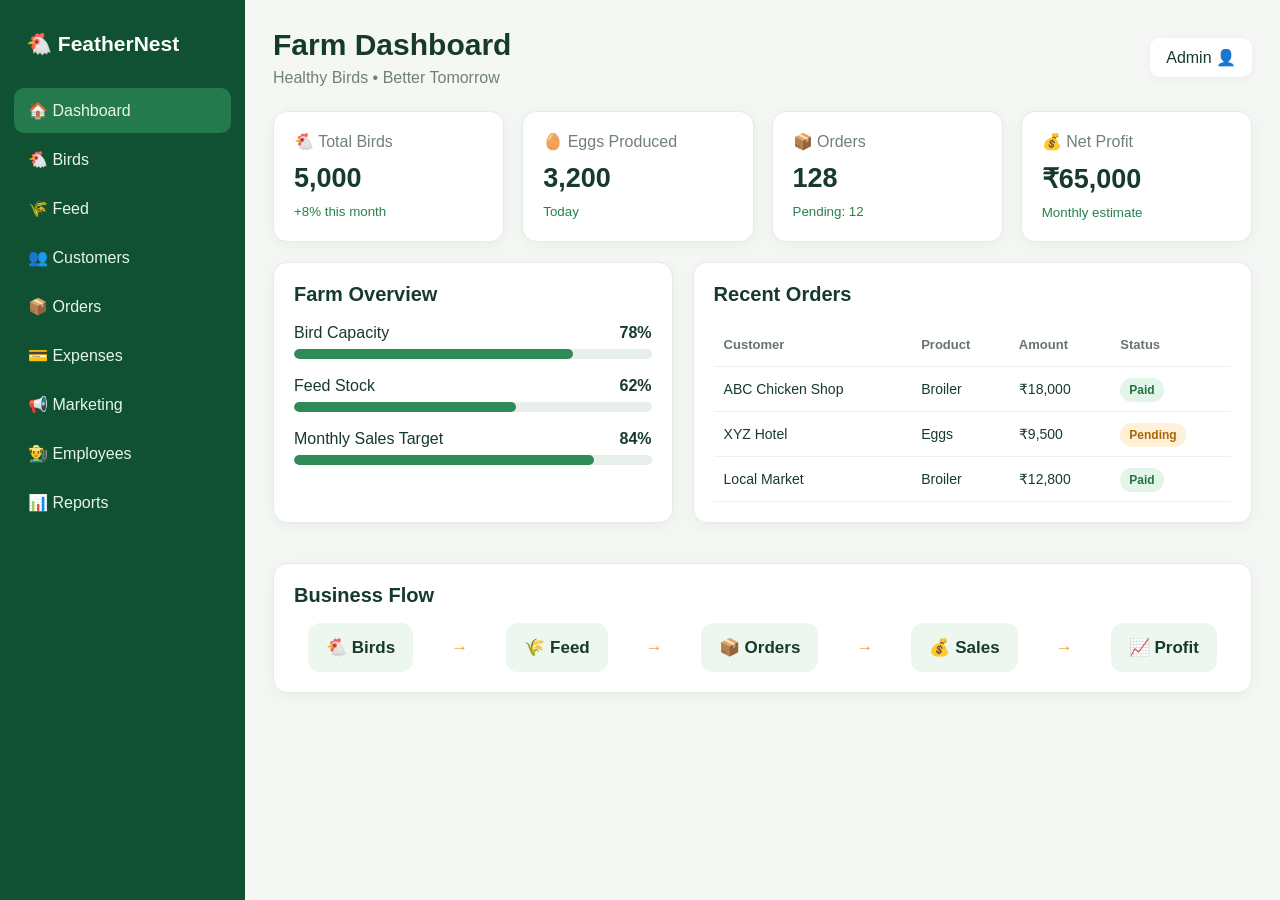
<file: index.html>
<!DOCTYPE html>
<html lang="en">
<head>
  <meta charset="UTF-8">
  <meta name="viewport" content="width=device-width, initial-scale=1.0">
  <title>FeatherNest | Poultry Farm Dashboard</title>
  <link rel="stylesheet" href="style.css">
</head>
<body>
  <aside class="sidebar">
    <div class="brand">🐔 <span>FeatherNest</span></div>
    <nav>
      <a class="active" href="index.html">🏠 Dashboard</a>
      <a href="birds.html">🐔 Birds</a>
      <a href="feed.html">🌾 Feed</a>
      <a href="customers.html">👥 Customers</a>
      <a href="orders.html">📦 Orders</a>
      <a href="expenses.html">💳 Expenses</a>
      <a href="marketing.html">📢 Marketing</a>
      <a href="employees.html">👨‍🌾 Employees</a>
      <a href="reports.html">📊 Reports</a>
    </nav>
  </aside>

  <main class="main">
    <header class="topbar">
      <div>
        <h1>Farm Dashboard</h1>
        <p>Healthy Birds • Better Tomorrow</p>
      </div>
      <div class="admin">Admin 👤</div>
    </header>

    <section class="cards">
      <div class="card"><span>🐔 Total Birds</span><strong>5,000</strong><small>+8% this month</small></div>
      <div class="card"><span>🥚 Eggs Produced</span><strong>3,200</strong><small>Today</small></div>
      <div class="card"><span>📦 Orders</span><strong>128</strong><small>Pending: 12</small></div>
      <div class="card"><span>💰 Net Profit</span><strong>₹65,000</strong><small>Monthly estimate</small></div>
    </section>

    <section class="grid-2">
      <div class="panel">
        <h2>Farm Overview</h2>
        <div class="progress-row"><span>Bird Capacity</span><b>78%</b></div>
        <div class="progress"><i style="width:78%"></i></div>
        <div class="progress-row"><span>Feed Stock</span><b>62%</b></div>
        <div class="progress"><i style="width:62%"></i></div>
        <div class="progress-row"><span>Monthly Sales Target</span><b>84%</b></div>
        <div class="progress"><i style="width:84%"></i></div>
      </div>

      <div class="panel">
        <h2>Recent Orders</h2>
        <table>
          <tr><th>Customer</th><th>Product</th><th>Amount</th><th>Status</th></tr>
          <tr><td>ABC Chicken Shop</td><td>Broiler</td><td>₹18,000</td><td><span class="badge success">Paid</span></td></tr>
          <tr><td>XYZ Hotel</td><td>Eggs</td><td>₹9,500</td><td><span class="badge warning">Pending</span></td></tr>
          <tr><td>Local Market</td><td>Broiler</td><td>₹12,800</td><td><span class="badge success">Paid</span></td></tr>
        </table>
      </div>
    </section>

    <section class="panel">
      <h2>Business Flow</h2>
      <div class="flow">
        <span>🐔 Birds</span><b>→</b><span>🌾 Feed</span><b>→</b><span>📦 Orders</span><b>→</b><span>💰 Sales</span><b>→</b><span>📈 Profit</span>
      </div>
    </section>
  </main>
</body>
</html>
</file>
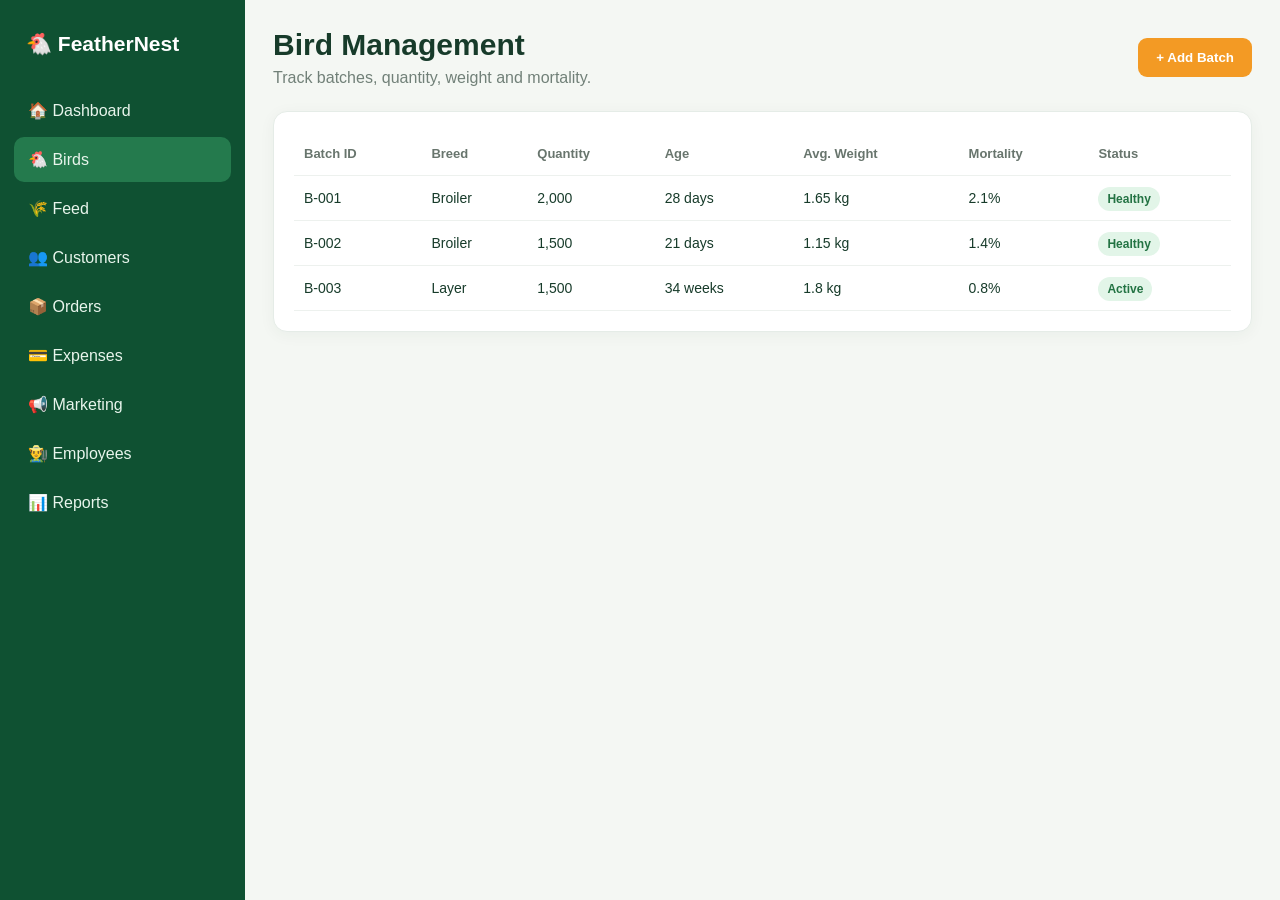
<file: birds.html>
<!DOCTYPE html>
<html lang="en"><head><meta charset="UTF-8"><meta name="viewport" content="width=device-width,initial-scale=1"><title>Bird Management</title><link rel="stylesheet" href="style.css"></head>
<body><aside class="sidebar"><div class="brand">🐔 <span>FeatherNest</span></div><nav>
<a href="index.html">🏠 Dashboard</a><a class="active" href="birds.html">🐔 Birds</a><a href="feed.html">🌾 Feed</a><a href="customers.html">👥 Customers</a><a href="orders.html">📦 Orders</a><a href="expenses.html">💳 Expenses</a><a href="marketing.html">📢 Marketing</a><a href="employees.html">👨‍🌾 Employees</a><a href="reports.html">📊 Reports</a></nav></aside>
<main class="main"><header class="topbar"><div><h1>Bird Management</h1><p>Track batches, quantity, weight and mortality.</p></div><button class="btn">+ Add Batch</button></header>
<section class="panel"><table><tr><th>Batch ID</th><th>Breed</th><th>Quantity</th><th>Age</th><th>Avg. Weight</th><th>Mortality</th><th>Status</th></tr>
<tr><td>B-001</td><td>Broiler</td><td>2,000</td><td>28 days</td><td>1.65 kg</td><td>2.1%</td><td><span class="badge success">Healthy</span></td></tr>
<tr><td>B-002</td><td>Broiler</td><td>1,500</td><td>21 days</td><td>1.15 kg</td><td>1.4%</td><td><span class="badge success">Healthy</span></td></tr>
<tr><td>B-003</td><td>Layer</td><td>1,500</td><td>34 weeks</td><td>1.8 kg</td><td>0.8%</td><td><span class="badge success">Active</span></td></tr>
</table></section></main></body></html>
</file>
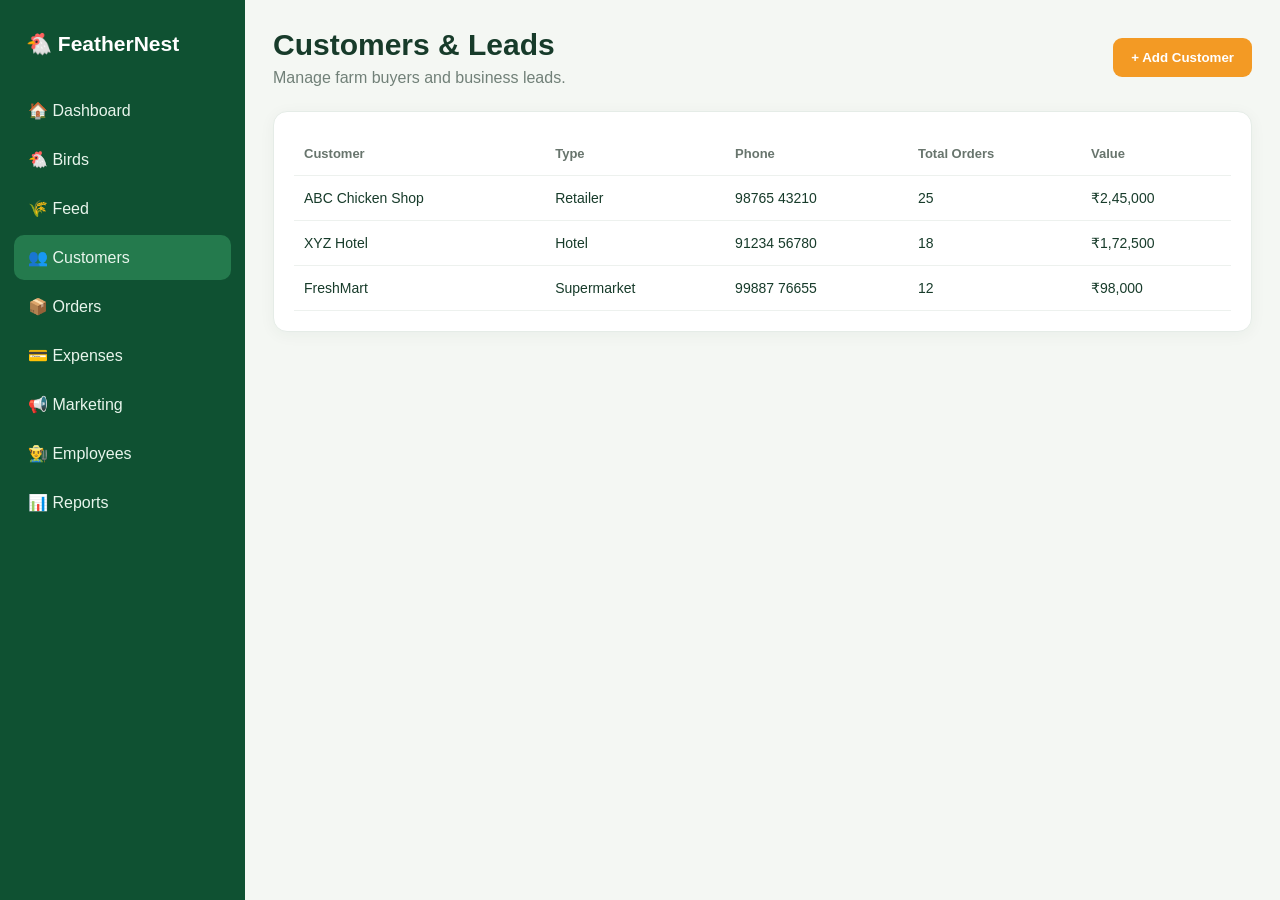
<file: customers.html>
<!DOCTYPE html>
<html lang="en"><head><meta charset="UTF-8"><meta name="viewport" content="width=device-width,initial-scale=1"><title>Customers</title><link rel="stylesheet" href="style.css"></head>
<body><aside class="sidebar"><div class="brand">🐔 <span>FeatherNest</span></div><nav><a href="index.html">🏠 Dashboard</a><a href="birds.html">🐔 Birds</a><a href="feed.html">🌾 Feed</a><a class="active" href="customers.html">👥 Customers</a><a href="orders.html">📦 Orders</a><a href="expenses.html">💳 Expenses</a><a href="marketing.html">📢 Marketing</a><a href="employees.html">👨‍🌾 Employees</a><a href="reports.html">📊 Reports</a></nav></aside>
<main class="main"><header class="topbar"><div><h1>Customers & Leads</h1><p>Manage farm buyers and business leads.</p></div><button class="btn">+ Add Customer</button></header>
<section class="panel"><table><tr><th>Customer</th><th>Type</th><th>Phone</th><th>Total Orders</th><th>Value</th></tr><tr><td>ABC Chicken Shop</td><td>Retailer</td><td>98765 43210</td><td>25</td><td>₹2,45,000</td></tr><tr><td>XYZ Hotel</td><td>Hotel</td><td>91234 56780</td><td>18</td><td>₹1,72,500</td></tr><tr><td>FreshMart</td><td>Supermarket</td><td>99887 76655</td><td>12</td><td>₹98,000</td></tr></table></section></main></body></html>
</file>
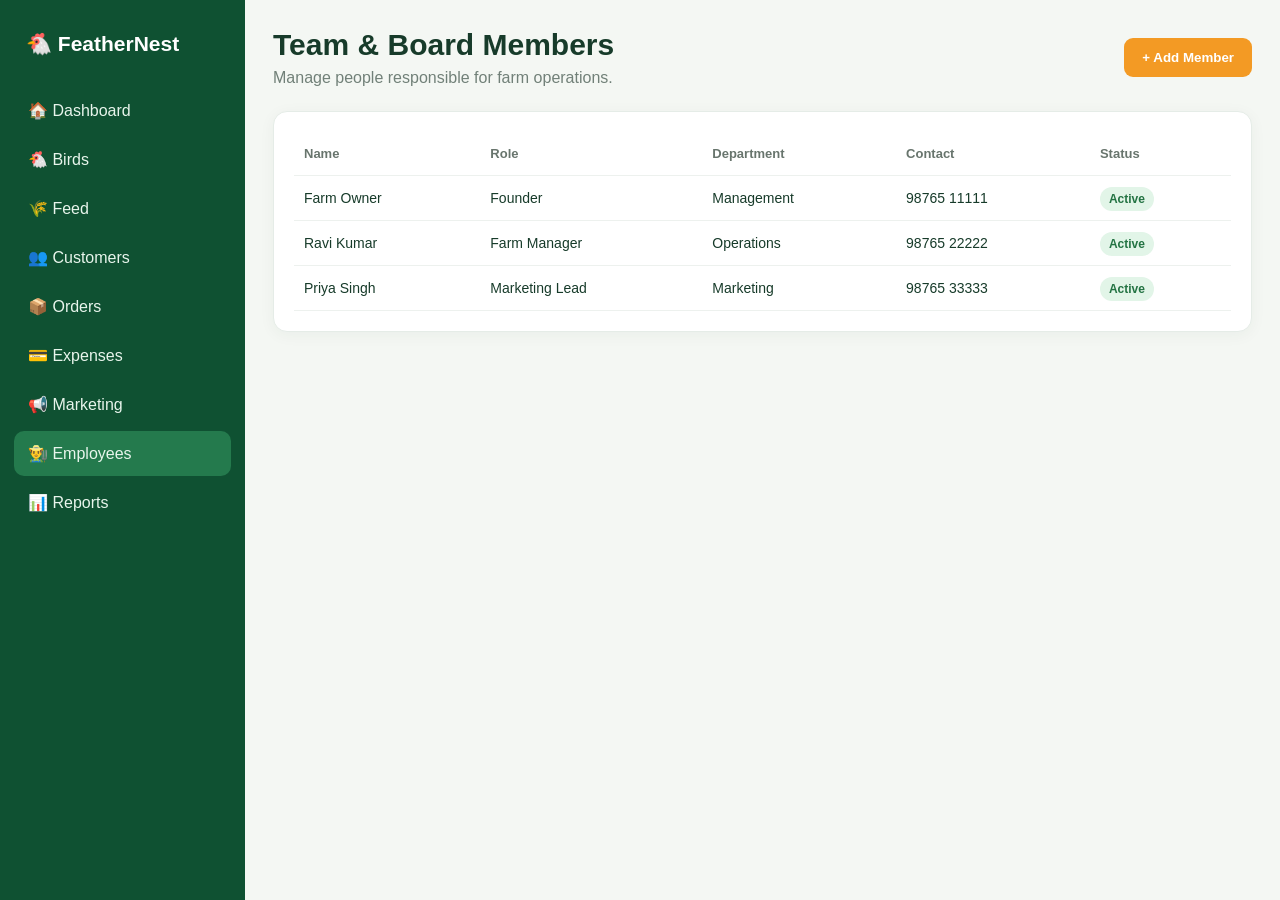
<file: employees.html>
<!DOCTYPE html>
<html lang="en"><head><meta charset="UTF-8"><meta name="viewport" content="width=device-width,initial-scale=1"><title>Employees</title><link rel="stylesheet" href="style.css"></head>
<body><aside class="sidebar"><div class="brand">🐔 <span>FeatherNest</span></div><nav><a href="index.html">🏠 Dashboard</a><a href="birds.html">🐔 Birds</a><a href="feed.html">🌾 Feed</a><a href="customers.html">👥 Customers</a><a href="orders.html">📦 Orders</a><a href="expenses.html">💳 Expenses</a><a href="marketing.html">📢 Marketing</a><a class="active" href="employees.html">👨‍🌾 Employees</a><a href="reports.html">📊 Reports</a></nav></aside>
<main class="main"><header class="topbar"><div><h1>Team & Board Members</h1><p>Manage people responsible for farm operations.</p></div><button class="btn">+ Add Member</button></header>
<section class="panel"><table><tr><th>Name</th><th>Role</th><th>Department</th><th>Contact</th><th>Status</th></tr><tr><td>Farm Owner</td><td>Founder</td><td>Management</td><td>98765 11111</td><td><span class="badge success">Active</span></td></tr><tr><td>Ravi Kumar</td><td>Farm Manager</td><td>Operations</td><td>98765 22222</td><td><span class="badge success">Active</span></td></tr><tr><td>Priya Singh</td><td>Marketing Lead</td><td>Marketing</td><td>98765 33333</td><td><span class="badge success">Active</span></td></tr></table></section></main></body></html>
</file>
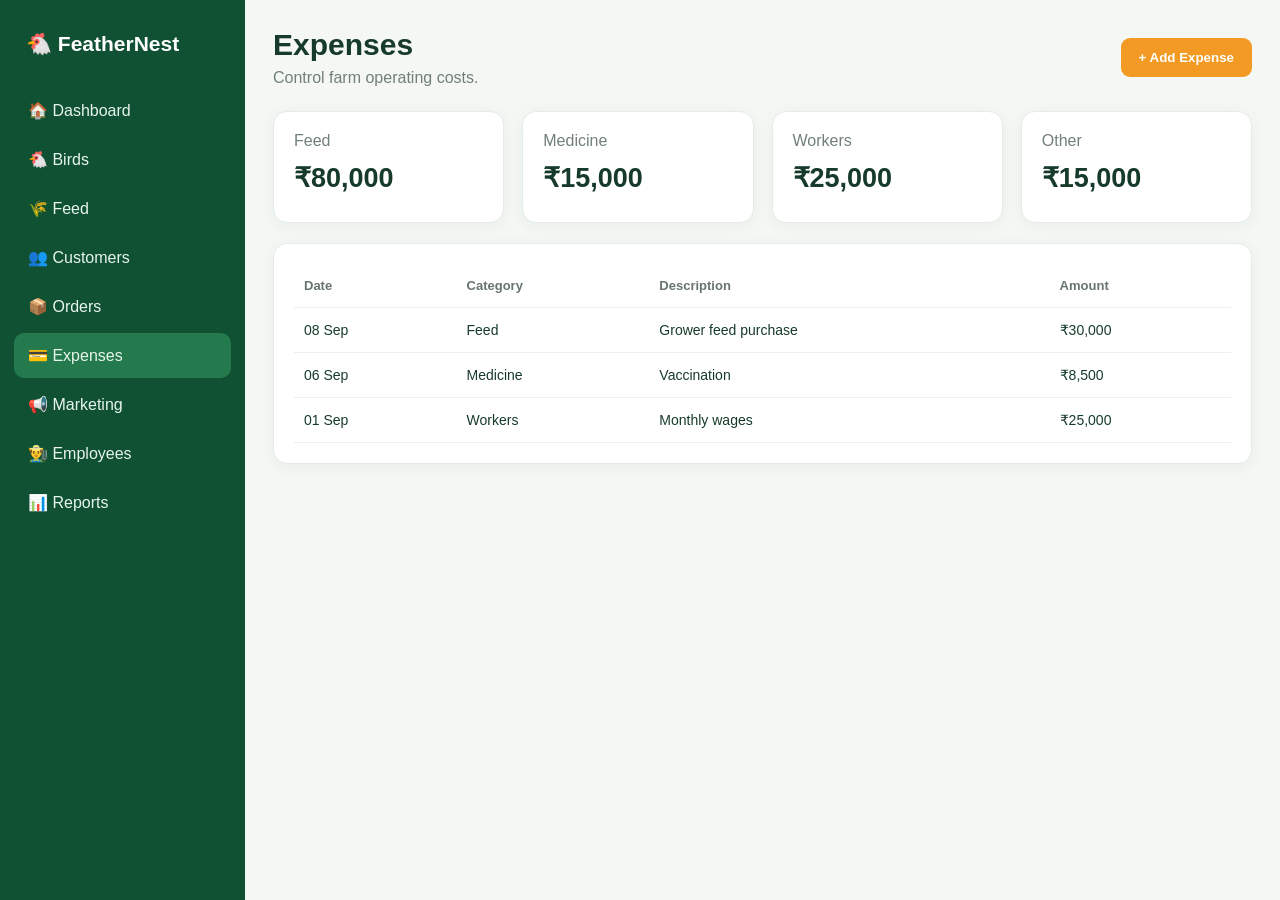
<file: expenses.html>
<!DOCTYPE html>
<html lang="en"><head><meta charset="UTF-8"><meta name="viewport" content="width=device-width,initial-scale=1"><title>Expenses</title><link rel="stylesheet" href="style.css"></head>
<body><aside class="sidebar"><div class="brand">🐔 <span>FeatherNest</span></div><nav><a href="index.html">🏠 Dashboard</a><a href="birds.html">🐔 Birds</a><a href="feed.html">🌾 Feed</a><a href="customers.html">👥 Customers</a><a href="orders.html">📦 Orders</a><a class="active" href="expenses.html">💳 Expenses</a><a href="marketing.html">📢 Marketing</a><a href="employees.html">👨‍🌾 Employees</a><a href="reports.html">📊 Reports</a></nav></aside>
<main class="main"><header class="topbar"><div><h1>Expenses</h1><p>Control farm operating costs.</p></div><button class="btn">+ Add Expense</button></header>
<section class="cards"><div class="card"><span>Feed</span><strong>₹80,000</strong></div><div class="card"><span>Medicine</span><strong>₹15,000</strong></div><div class="card"><span>Workers</span><strong>₹25,000</strong></div><div class="card"><span>Other</span><strong>₹15,000</strong></div></section>
<section class="panel"><table><tr><th>Date</th><th>Category</th><th>Description</th><th>Amount</th></tr><tr><td>08 Sep</td><td>Feed</td><td>Grower feed purchase</td><td>₹30,000</td></tr><tr><td>06 Sep</td><td>Medicine</td><td>Vaccination</td><td>₹8,500</td></tr><tr><td>01 Sep</td><td>Workers</td><td>Monthly wages</td><td>₹25,000</td></tr></table></section></main></body></html>
</file>
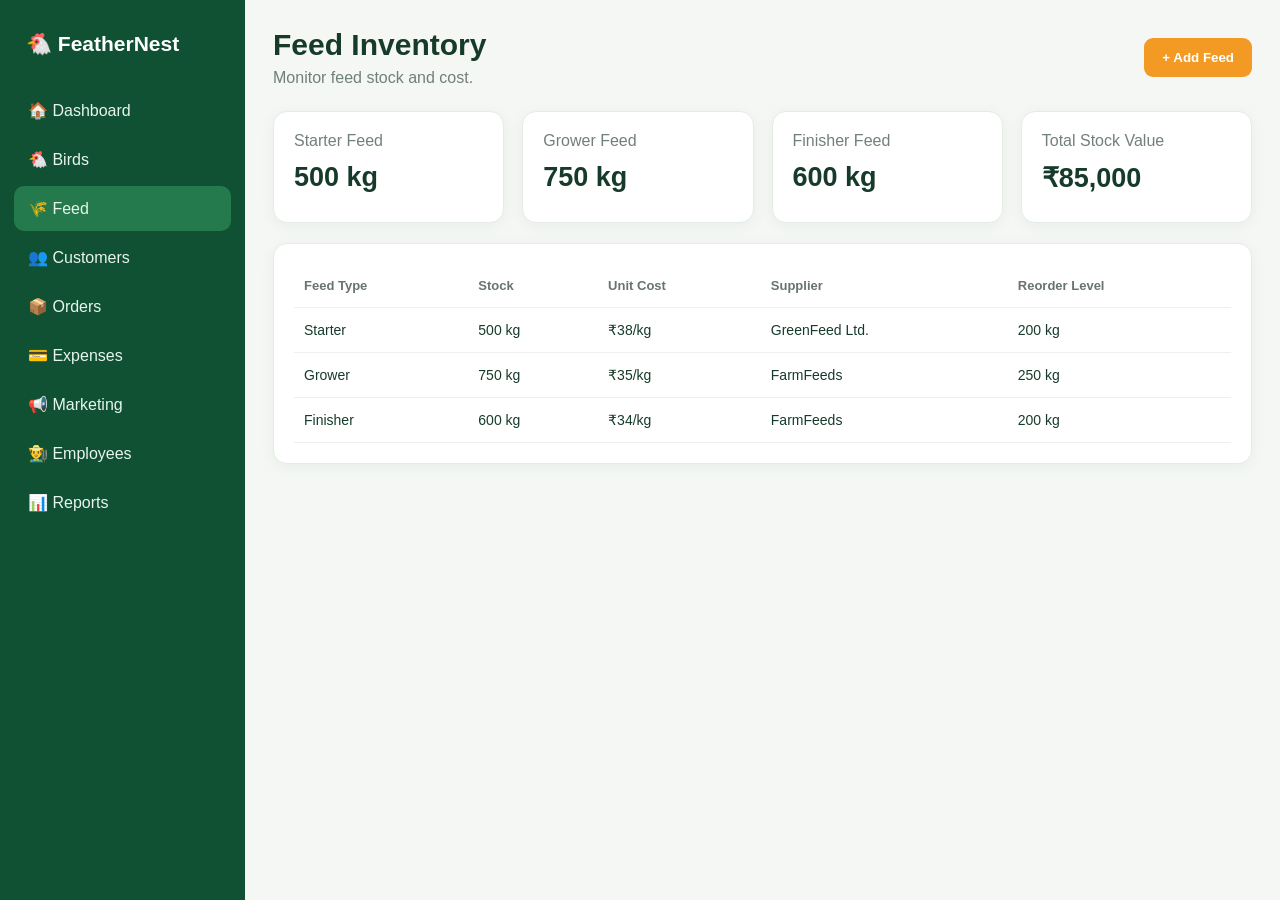
<file: feed.html>
<!DOCTYPE html>
<html lang="en"><head><meta charset="UTF-8"><meta name="viewport" content="width=device-width,initial-scale=1"><title>Feed Management</title><link rel="stylesheet" href="style.css"></head>
<body><aside class="sidebar"><div class="brand">🐔 <span>FeatherNest</span></div><nav><a href="index.html">🏠 Dashboard</a><a href="birds.html">🐔 Birds</a><a class="active" href="feed.html">🌾 Feed</a><a href="customers.html">👥 Customers</a><a href="orders.html">📦 Orders</a><a href="expenses.html">💳 Expenses</a><a href="marketing.html">📢 Marketing</a><a href="employees.html">👨‍🌾 Employees</a><a href="reports.html">📊 Reports</a></nav></aside>
<main class="main"><header class="topbar"><div><h1>Feed Inventory</h1><p>Monitor feed stock and cost.</p></div><button class="btn">+ Add Feed</button></header>
<section class="cards"><div class="card"><span>Starter Feed</span><strong>500 kg</strong></div><div class="card"><span>Grower Feed</span><strong>750 kg</strong></div><div class="card"><span>Finisher Feed</span><strong>600 kg</strong></div><div class="card"><span>Total Stock Value</span><strong>₹85,000</strong></div></section>
<section class="panel"><table><tr><th>Feed Type</th><th>Stock</th><th>Unit Cost</th><th>Supplier</th><th>Reorder Level</th></tr><tr><td>Starter</td><td>500 kg</td><td>₹38/kg</td><td>GreenFeed Ltd.</td><td>200 kg</td></tr><tr><td>Grower</td><td>750 kg</td><td>₹35/kg</td><td>FarmFeeds</td><td>250 kg</td></tr><tr><td>Finisher</td><td>600 kg</td><td>₹34/kg</td><td>FarmFeeds</td><td>200 kg</td></tr></table></section></main></body></html>
</file>
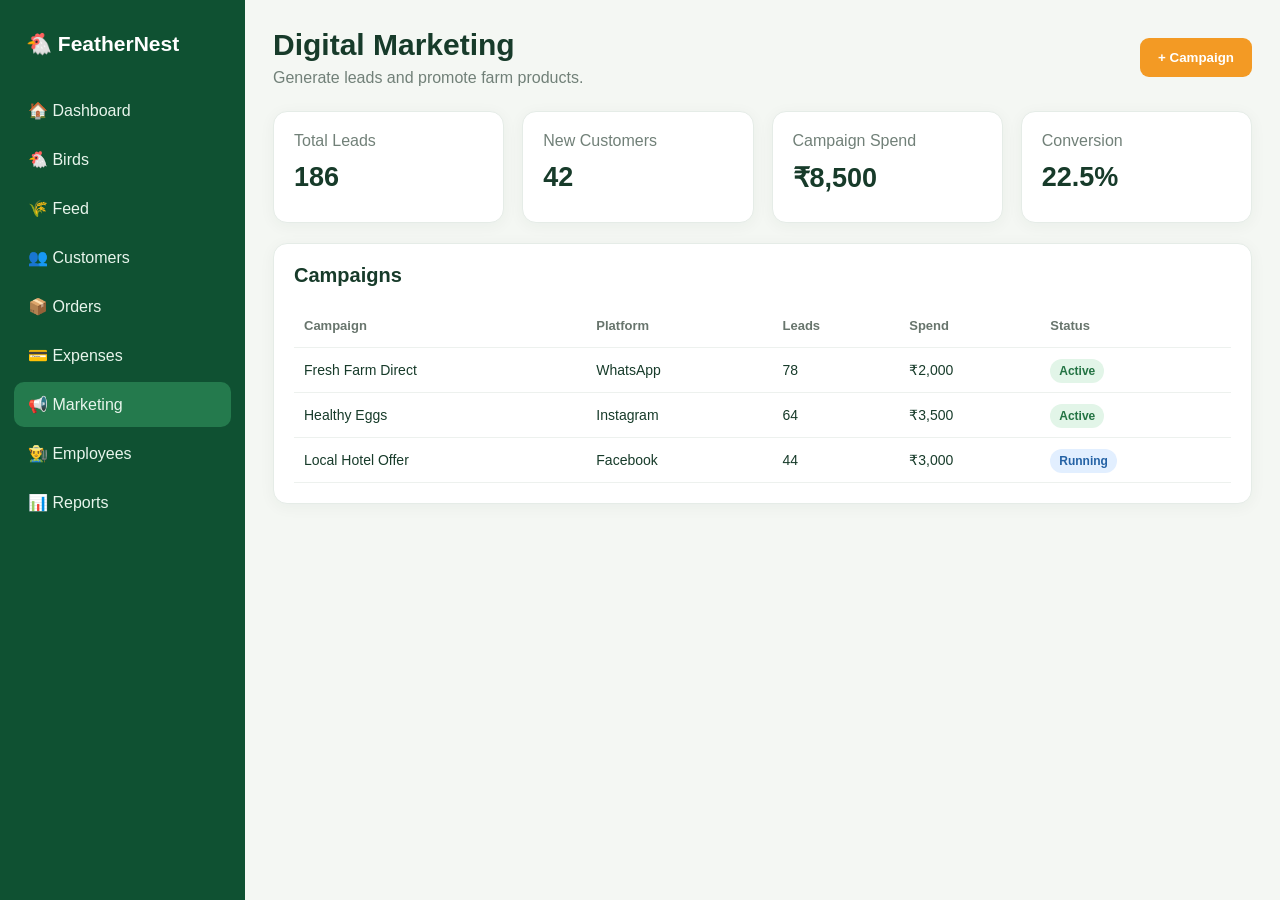
<file: marketing.html>
<!DOCTYPE html>
<html lang="en"><head><meta charset="UTF-8"><meta name="viewport" content="width=device-width,initial-scale=1"><title>Digital Marketing</title><link rel="stylesheet" href="style.css"></head>
<body><aside class="sidebar"><div class="brand">🐔 <span>FeatherNest</span></div><nav><a href="index.html">🏠 Dashboard</a><a href="birds.html">🐔 Birds</a><a href="feed.html">🌾 Feed</a><a href="customers.html">👥 Customers</a><a href="orders.html">📦 Orders</a><a href="expenses.html">💳 Expenses</a><a class="active" href="marketing.html">📢 Marketing</a><a href="employees.html">👨‍🌾 Employees</a><a href="reports.html">📊 Reports</a></nav></aside>
<main class="main"><header class="topbar"><div><h1>Digital Marketing</h1><p>Generate leads and promote farm products.</p></div><button class="btn">+ Campaign</button></header>
<section class="cards"><div class="card"><span>Total Leads</span><strong>186</strong></div><div class="card"><span>New Customers</span><strong>42</strong></div><div class="card"><span>Campaign Spend</span><strong>₹8,500</strong></div><div class="card"><span>Conversion</span><strong>22.5%</strong></div></section>
<section class="panel"><h2>Campaigns</h2><table><tr><th>Campaign</th><th>Platform</th><th>Leads</th><th>Spend</th><th>Status</th></tr><tr><td>Fresh Farm Direct</td><td>WhatsApp</td><td>78</td><td>₹2,000</td><td><span class="badge success">Active</span></td></tr><tr><td>Healthy Eggs</td><td>Instagram</td><td>64</td><td>₹3,500</td><td><span class="badge success">Active</span></td></tr><tr><td>Local Hotel Offer</td><td>Facebook</td><td>44</td><td>₹3,000</td><td><span class="badge info">Running</span></td></tr></table></section></main></body></html>
</file>
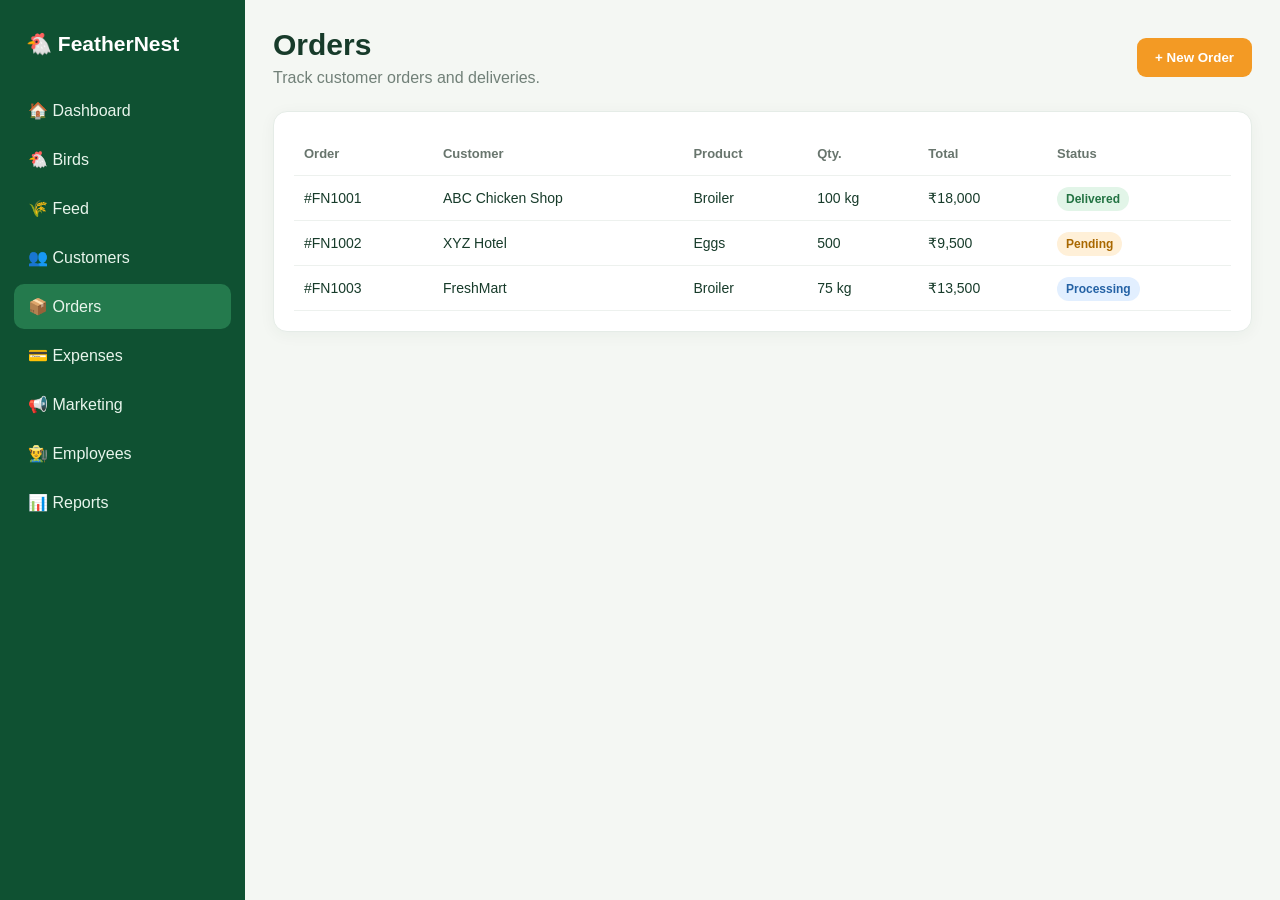
<file: orders.html>
<!DOCTYPE html>
<html lang="en"><head><meta charset="UTF-8"><meta name="viewport" content="width=device-width,initial-scale=1"><title>Orders</title><link rel="stylesheet" href="style.css"></head>
<body><aside class="sidebar"><div class="brand">🐔 <span>FeatherNest</span></div><nav><a href="index.html">🏠 Dashboard</a><a href="birds.html">🐔 Birds</a><a href="feed.html">🌾 Feed</a><a href="customers.html">👥 Customers</a><a class="active" href="orders.html">📦 Orders</a><a href="expenses.html">💳 Expenses</a><a href="marketing.html">📢 Marketing</a><a href="employees.html">👨‍🌾 Employees</a><a href="reports.html">📊 Reports</a></nav></aside>
<main class="main"><header class="topbar"><div><h1>Orders</h1><p>Track customer orders and deliveries.</p></div><button class="btn">+ New Order</button></header>
<section class="panel"><table><tr><th>Order</th><th>Customer</th><th>Product</th><th>Qty.</th><th>Total</th><th>Status</th></tr><tr><td>#FN1001</td><td>ABC Chicken Shop</td><td>Broiler</td><td>100 kg</td><td>₹18,000</td><td><span class="badge success">Delivered</span></td></tr><tr><td>#FN1002</td><td>XYZ Hotel</td><td>Eggs</td><td>500</td><td>₹9,500</td><td><span class="badge warning">Pending</span></td></tr><tr><td>#FN1003</td><td>FreshMart</td><td>Broiler</td><td>75 kg</td><td>₹13,500</td><td><span class="badge info">Processing</span></td></tr></table></section></main></body></html>
</file>
<file: style.css>
*{box-sizing:border-box}body{margin:0;font-family:Arial,Helvetica,sans-serif;background:#f4f7f3;color:#173b2a;display:flex}.sidebar{width:245px;min-height:100vh;background:#0f5132;color:#fff;padding:24px 14px;position:fixed}.brand{font-size:21px;font-weight:800;padding:8px 12px 28px}.sidebar nav a{display:block;color:#e8f5ec;text-decoration:none;padding:13px 14px;border-radius:10px;margin:4px 0}.sidebar nav a:hover,.sidebar nav a.active{background:#247a4d}.main{margin-left:245px;width:calc(100% - 245px);padding:28px}.topbar{display:flex;justify-content:space-between;align-items:center;margin-bottom:24px}.topbar h1{margin:0;font-size:30px}.topbar p{margin:7px 0 0;color:#718078}.admin{background:#fff;padding:10px 16px;border-radius:10px;box-shadow:0 2px 12px #0000000b}.btn{border:0;background:#f39a24;color:white;padding:12px 18px;border-radius:9px;font-weight:700;cursor:pointer}.cards{display:grid;grid-template-columns:repeat(4,1fr);gap:18px;margin-bottom:20px}.card,.panel{background:#fff;border-radius:14px;padding:20px;box-shadow:0 3px 16px #153b2a0c;border:1px solid #e5ece7}.card span{display:block;color:#718078;margin-bottom:12px}.card strong{display:block;font-size:27px;margin-bottom:8px}.card small{color:#27804e}.grid-2{display:grid;grid-template-columns:1fr 1.4fr;gap:20px;margin-bottom:20px}.panel{margin-bottom:20px}.panel h2{margin-top:0;font-size:20px}.progress-row{display:flex;justify-content:space-between;margin:18px 0 7px}.progress{height:10px;background:#e8eee9;border-radius:20px;overflow:hidden}.progress i{display:block;height:100%;background:#2e8b57;border-radius:20px}table{width:100%;border-collapse:collapse}th,td{text-align:left;padding:14px 10px;border-bottom:1px solid #edf1ee}th{font-size:13px;color:#68756d}td{font-size:14px}.badge{padding:5px 9px;border-radius:20px;font-size:12px;font-weight:700}.success{background:#e2f5e8;color:#237343}.warning{background:#fff0d8;color:#a96800}.info{background:#e2efff;color:#2462a5}.flow{display:flex;justify-content:space-around;align-items:center;gap:10px;flex-wrap:wrap;font-weight:700;font-size:17px}.flow span{background:#eef7ef;padding:14px 18px;border-radius:12px}.flow b{color:#f39a24}.report-bars{height:260px;display:flex;align-items:end;justify-content:space-around;border-bottom:1px solid #ccd8cf;padding:20px 20px 0}.report-bars div{height:100%;display:flex;flex-direction:column;justify-content:end;align-items:center;gap:8px}.report-bars i{display:block;width:65px;background:#2e8b57;border-radius:8px 8px 0 0}@media(max-width:900px){.sidebar{width:190px}.main{margin-left:190px;width:calc(100% - 190px)}.cards{grid-template-columns:repeat(2,1fr)}.grid-2{grid-template-columns:1fr}}@media(max-width:650px){.sidebar{position:static;width:100%;min-height:auto}.sidebar nav{display:grid;grid-template-columns:repeat(2,1fr)}body{display:block}.main{margin:0;width:100%;padding:16px}.cards{grid-template-columns:1fr}.topbar{align-items:flex-start;gap:12px;flex-direction:column}table{min-width:650px}.panel{overflow-x:auto}}
</file>
